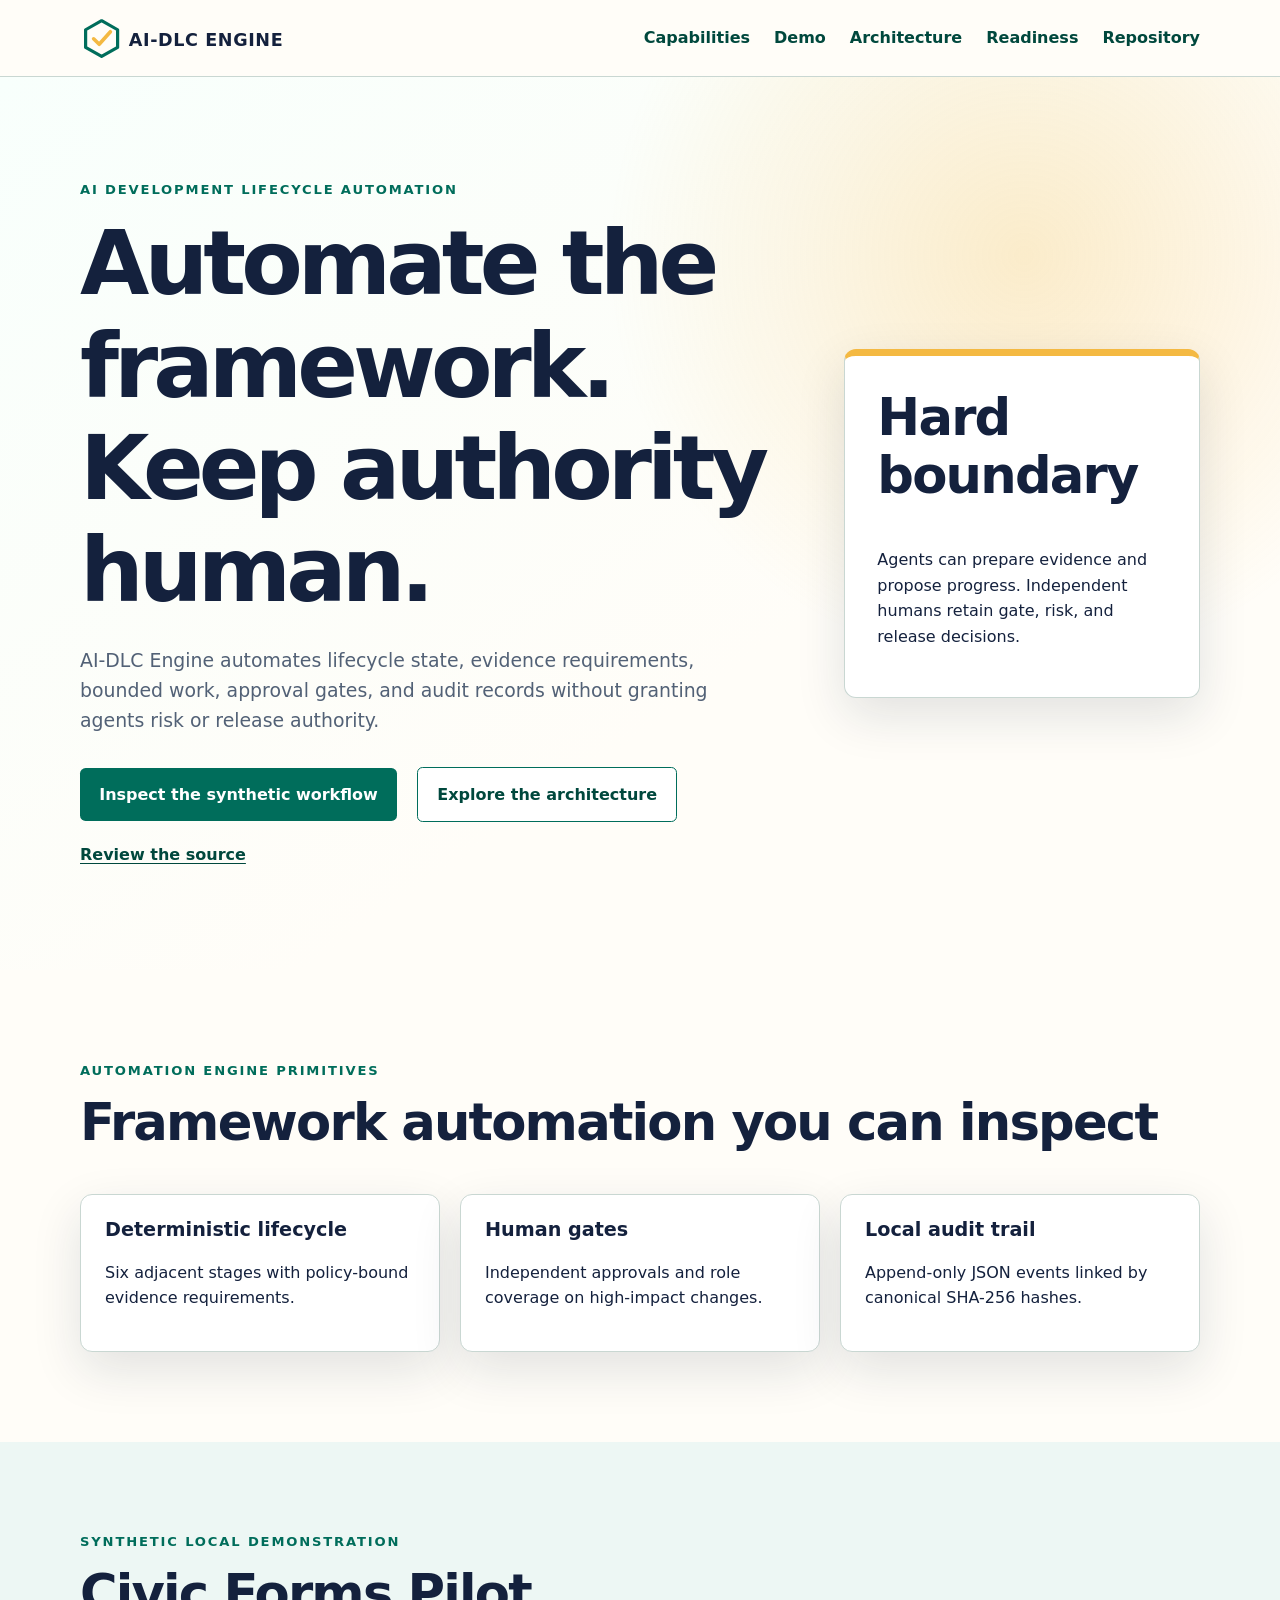
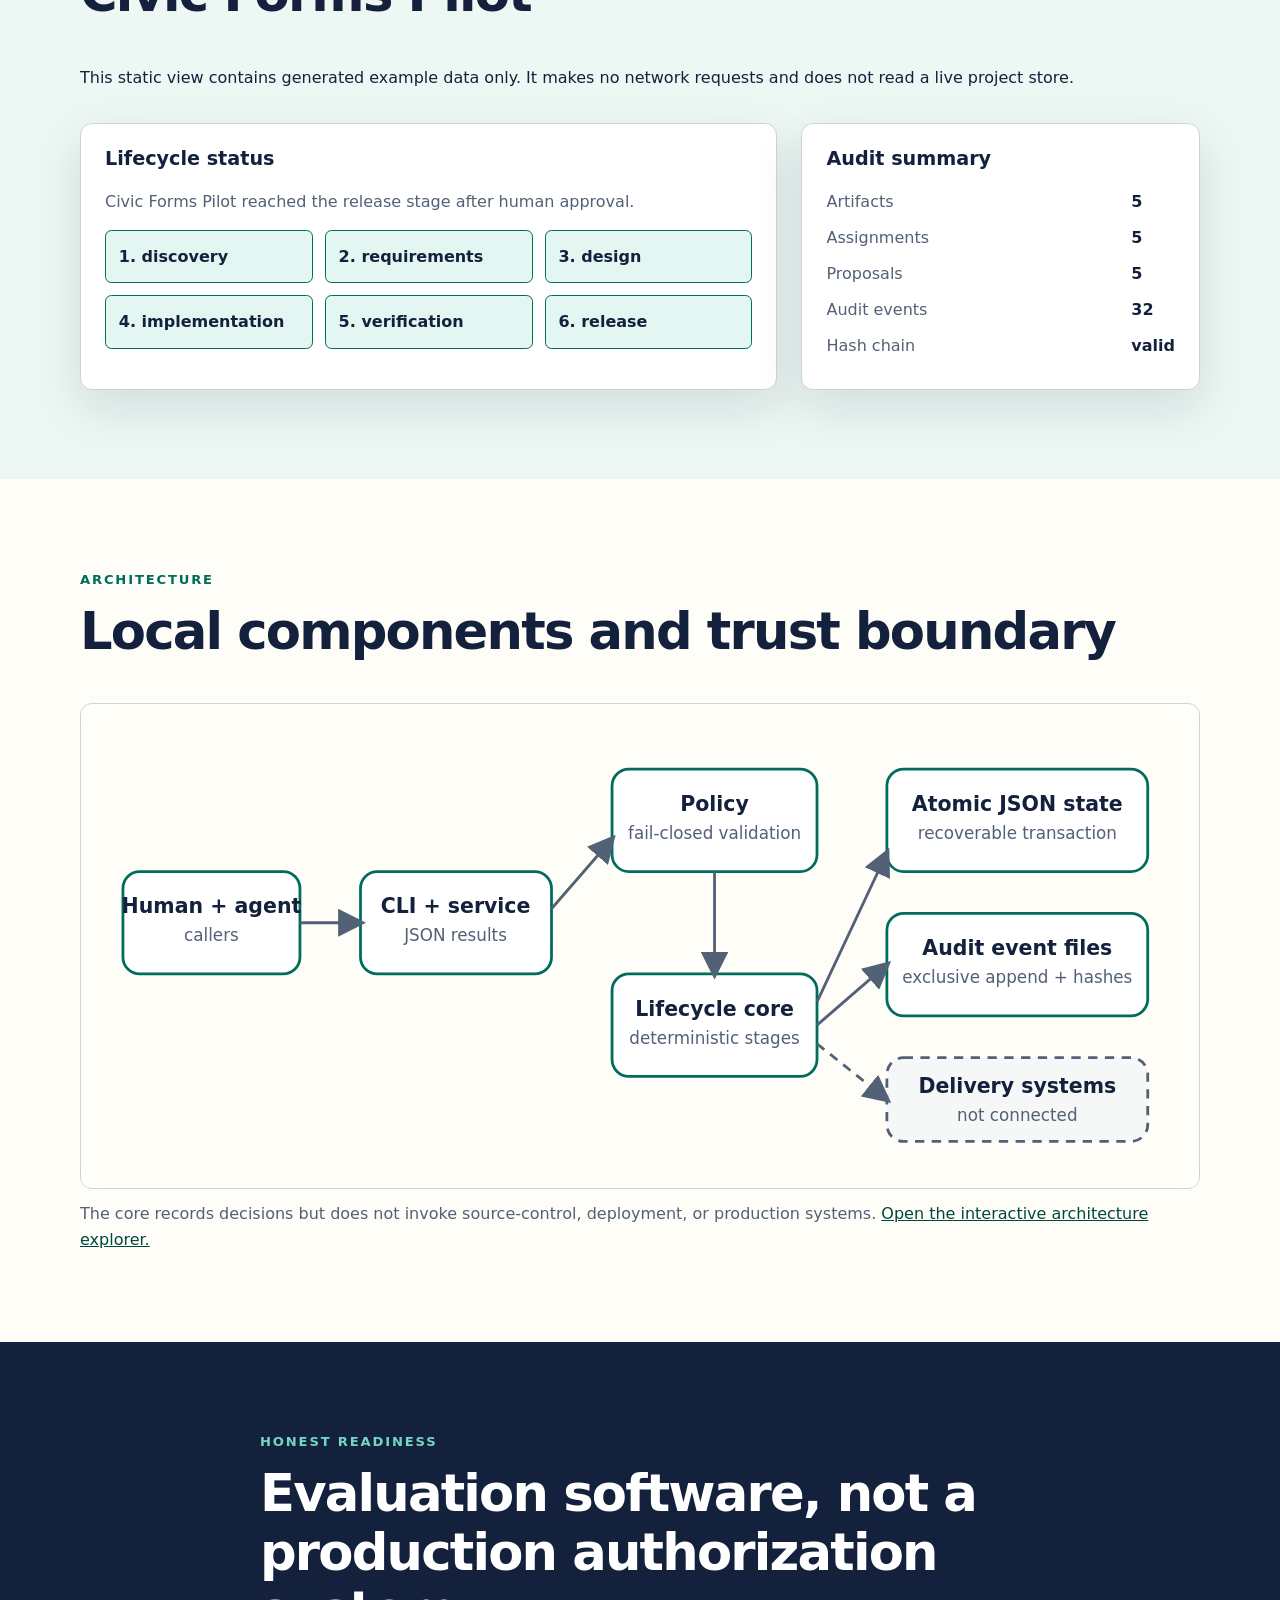
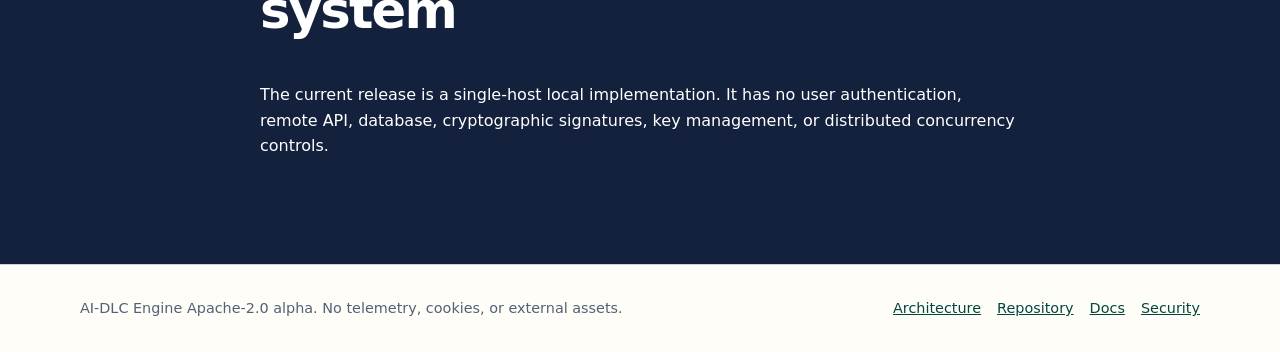
<file: site/index.html>
<!doctype html>
<html lang="en">
  <head>
    <meta charset="utf-8">
    <meta name="viewport" content="width=device-width, initial-scale=1">
    <meta
      http-equiv="Content-Security-Policy"
      content="default-src 'self'; connect-src 'none'; img-src 'self'; object-src 'none'; base-uri 'none'; form-action 'none'"
    >
    <meta
      name="description"
      content="The human-governed automation engine for the AI Development Lifecycle."
    >
    <meta property="og:type" content="website">
    <meta property="og:title" content="AI-DLC Engine | Human-governed lifecycle automation">
    <meta
      property="og:description"
      content="Automate lifecycle state, evidence, work assignments, approval gates, and audit records while keeping authority human."
    >
    <meta property="og:url" content="https://hk-775.github.io/aidlc-engine/">
    <meta
      property="og:image"
      content="https://hk-775.github.io/aidlc-engine/assets/architecture.png"
    >
    <meta name="twitter:card" content="summary_large_image">
    <title>AI-DLC Engine | Human-governed lifecycle automation</title>
    <link rel="canonical" href="https://hk-775.github.io/aidlc-engine/">
    <link rel="icon" href="assets/aidlc-engine-icon.svg" type="image/svg+xml">
    <link rel="stylesheet" href="styles.css">
    <script src="app.js" defer></script>
  </head>
  <body>
    <a class="skip-link" href="#main">Skip to main content</a>
    <header class="site-header">
      <div class="shell header-layout">
        <a class="brand" href="index.html" aria-label="AI-DLC Engine home">
          <img src="assets/aidlc-engine-logo.svg" alt="AI-DLC Engine">
        </a>
        <nav aria-label="Primary navigation">
          <ul>
            <li><a href="#capabilities">Capabilities</a></li>
            <li><a href="#demo">Demo</a></li>
            <li><a href="architecture.html">Architecture</a></li>
            <li><a href="#limits">Readiness</a></li>
            <li><a href="https://github.com/hk-775/aidlc-engine">Repository</a></li>
          </ul>
        </nav>
      </div>
    </header>

    <main id="main">
      <section class="hero">
        <div class="shell hero-grid">
          <div>
            <p class="eyebrow">AI Development Lifecycle automation</p>
            <h1>Automate the framework. Keep authority human.</h1>
            <p class="lede">
              AI-DLC Engine automates lifecycle state, evidence requirements,
              bounded work, approval gates, and audit records without granting
              agents risk or release authority.
            </p>
            <div class="hero-actions">
              <a class="button" href="#demo">Inspect the synthetic workflow</a>
              <a class="button secondary" href="architecture.html">
                Explore the architecture
              </a>
              <a class="text-link" href="https://github.com/hk-775/aidlc-engine">
                Review the source
              </a>
            </div>
          </div>
          <div class="principle-card" aria-labelledby="principle-title">
            <h2 id="principle-title">Hard boundary</h2>
            <p>
              Agents can prepare evidence and propose progress. Independent
              humans retain gate, risk, and release decisions.
            </p>
          </div>
        </div>
      </section>

      <section id="capabilities" class="section shell">
        <p class="eyebrow">Automation engine primitives</p>
        <h2>Framework automation you can inspect</h2>
        <div class="cards">
          <article>
            <h3>Deterministic lifecycle</h3>
            <p>Six adjacent stages with policy-bound evidence requirements.</p>
          </article>
          <article>
            <h3>Human gates</h3>
            <p>Independent approvals and role coverage on high-impact changes.</p>
          </article>
          <article>
            <h3>Local audit trail</h3>
            <p>Append-only JSON events linked by canonical SHA-256 hashes.</p>
          </article>
        </div>
      </section>

      <section id="demo" class="section section-tint">
        <div class="shell">
          <p class="eyebrow">Synthetic local demonstration</p>
          <h2>Civic Forms Pilot</h2>
          <p>
            This static view contains generated example data only. It makes no
            network requests and does not read a live project store.
          </p>
          <div class="demo-grid">
            <section class="status-panel" aria-labelledby="stage-heading">
              <h3 id="stage-heading">Lifecycle status</h3>
              <p id="stage-summary" class="stage-summary" aria-live="polite">
                Loading local example data.
              </p>
              <ol id="stage-list" class="stage-list"></ol>
            </section>
            <section class="status-panel" aria-labelledby="audit-heading">
              <h3 id="audit-heading">Audit summary</h3>
              <dl id="audit-summary" class="metric-list"></dl>
            </section>
          </div>
        </div>
      </section>

      <section class="section shell" aria-labelledby="architecture-heading">
        <p class="eyebrow">Architecture</p>
        <h2 id="architecture-heading">Local components and trust boundary</h2>
        <figure>
          <img
            class="architecture"
            src="assets/architecture.svg"
            alt="AI-DLC Engine architecture showing callers, policy service, lifecycle core, atomic state, and append-only audit events"
          >
          <figcaption>
            The core records decisions but does not invoke source-control,
            deployment, or production systems.
            <a href="architecture.html">Open the interactive architecture explorer.</a>
          </figcaption>
        </figure>
      </section>

      <section id="limits" class="section section-dark">
        <div class="shell narrow">
          <p class="eyebrow">Honest readiness</p>
          <h2>Evaluation software, not a production authorization system</h2>
          <p>
            The current release is a single-host local implementation. It has
            no user authentication, remote API, database, cryptographic
            signatures, key management, or distributed concurrency controls.
          </p>
        </div>
      </section>
    </main>

    <footer>
      <div class="shell footer-layout">
        <p>
          AI-DLC Engine Apache-2.0 alpha. No telemetry, cookies, or external
          assets.
        </p>
        <ul class="footer-links">
          <li><a href="architecture.html">Architecture</a></li>
          <li><a href="https://github.com/hk-775/aidlc-engine">Repository</a></li>
          <li><a href="https://github.com/hk-775/aidlc-engine/tree/main/docs">Docs</a></li>
          <li>
            <a href="https://github.com/hk-775/aidlc-engine/security/policy">Security</a>
          </li>
        </ul>
      </div>
    </footer>
  </body>
</html>
</file>
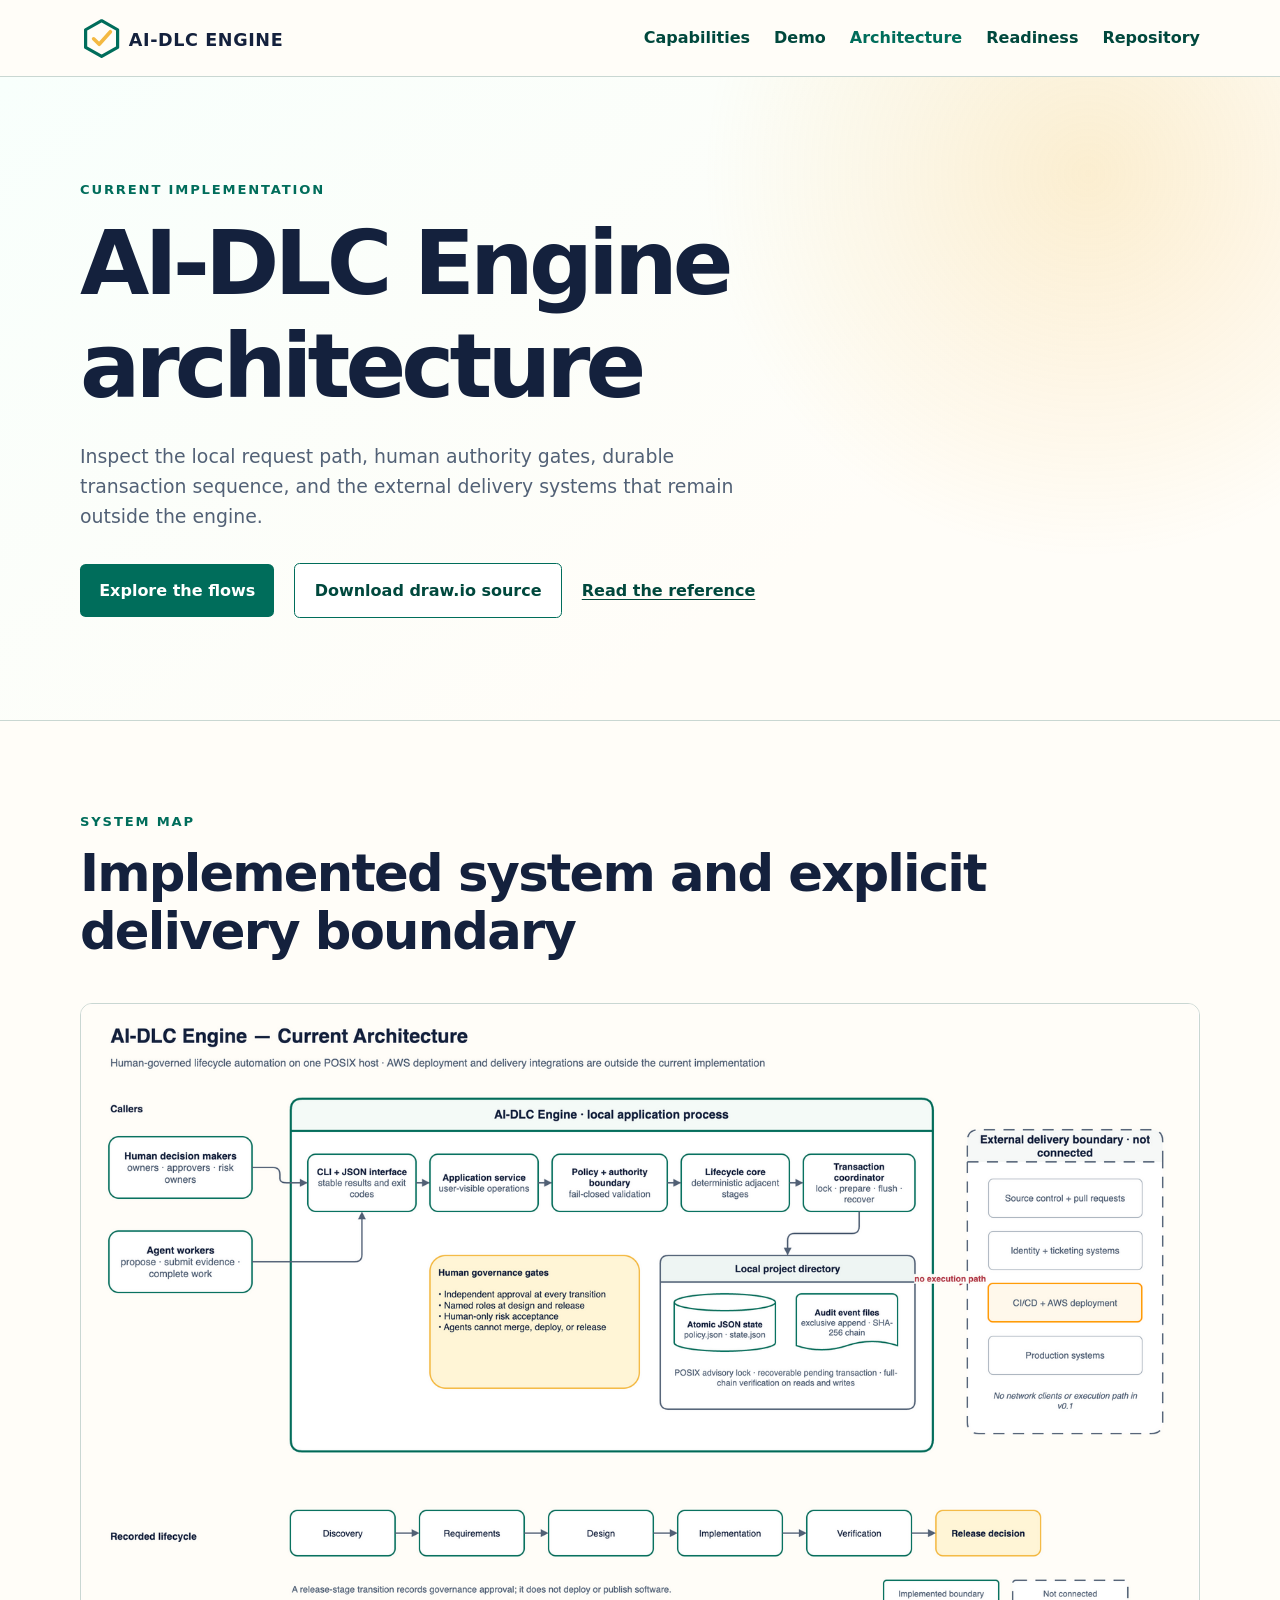
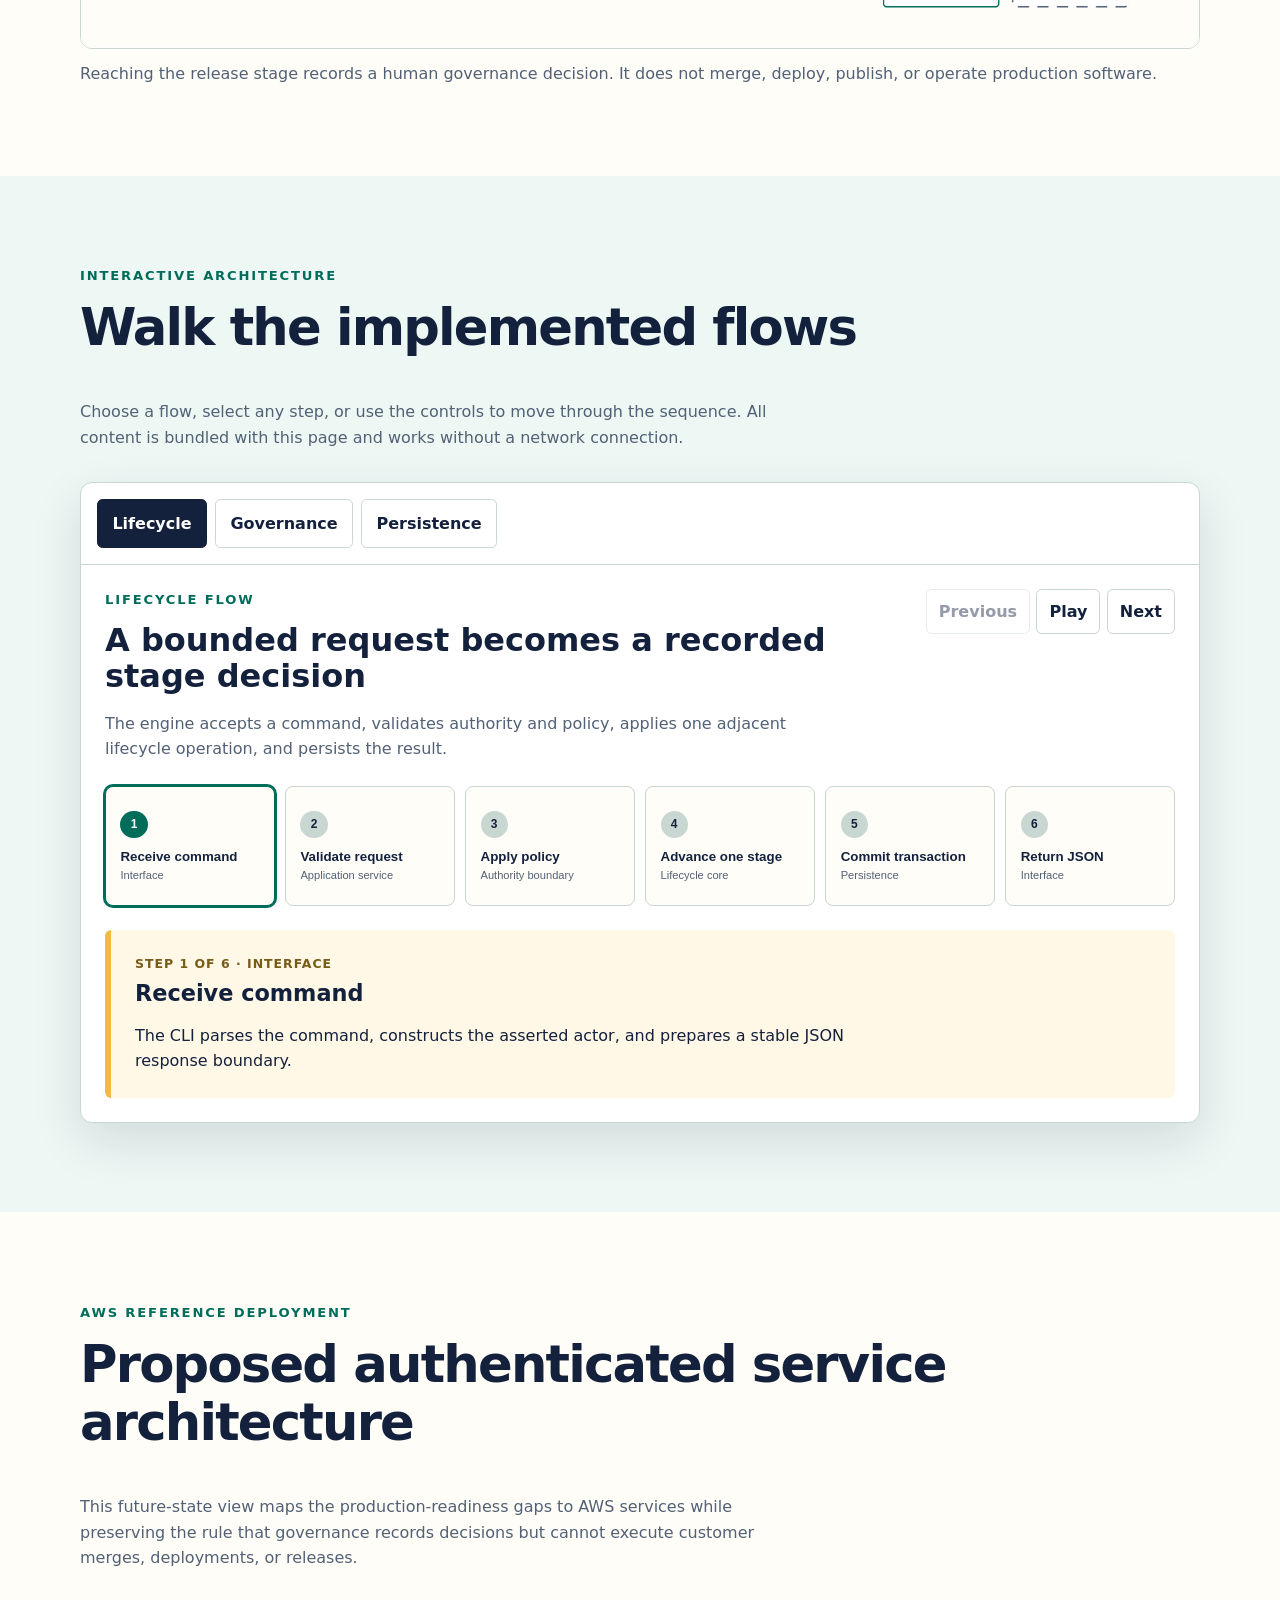
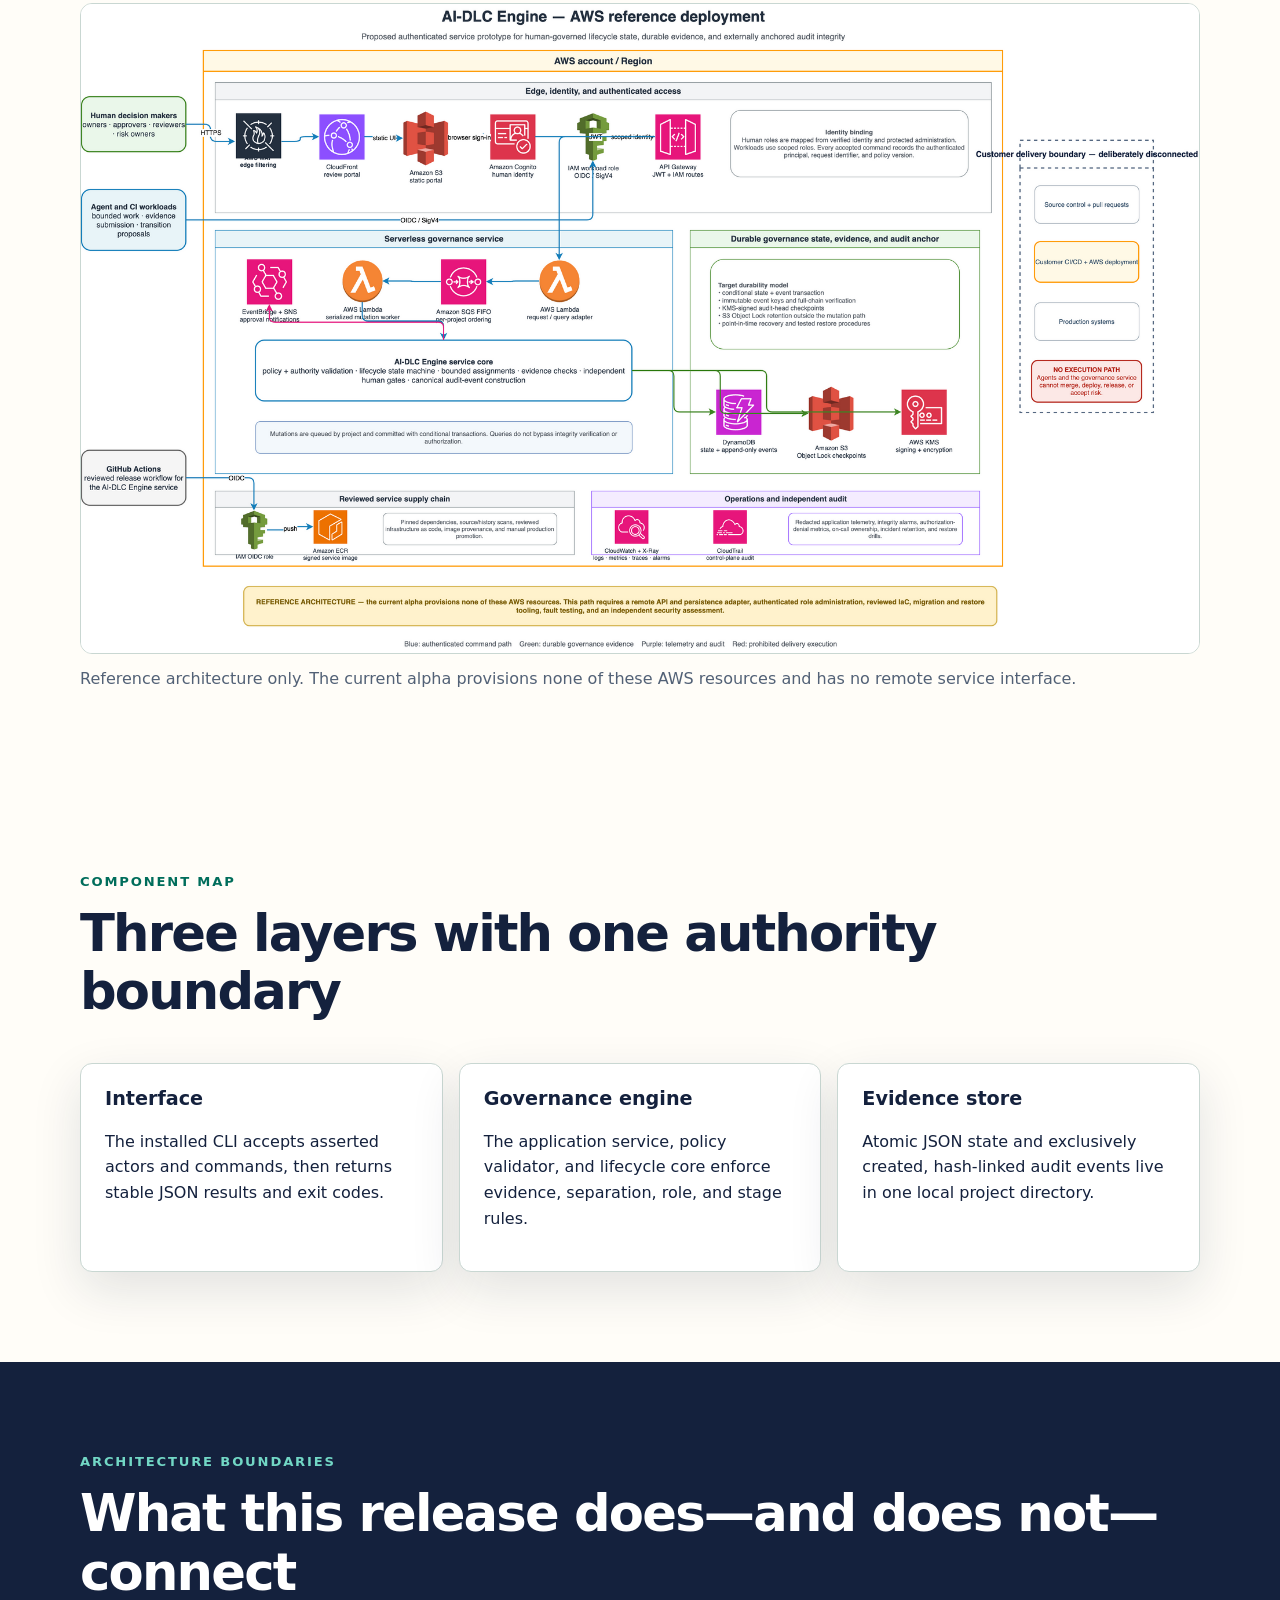
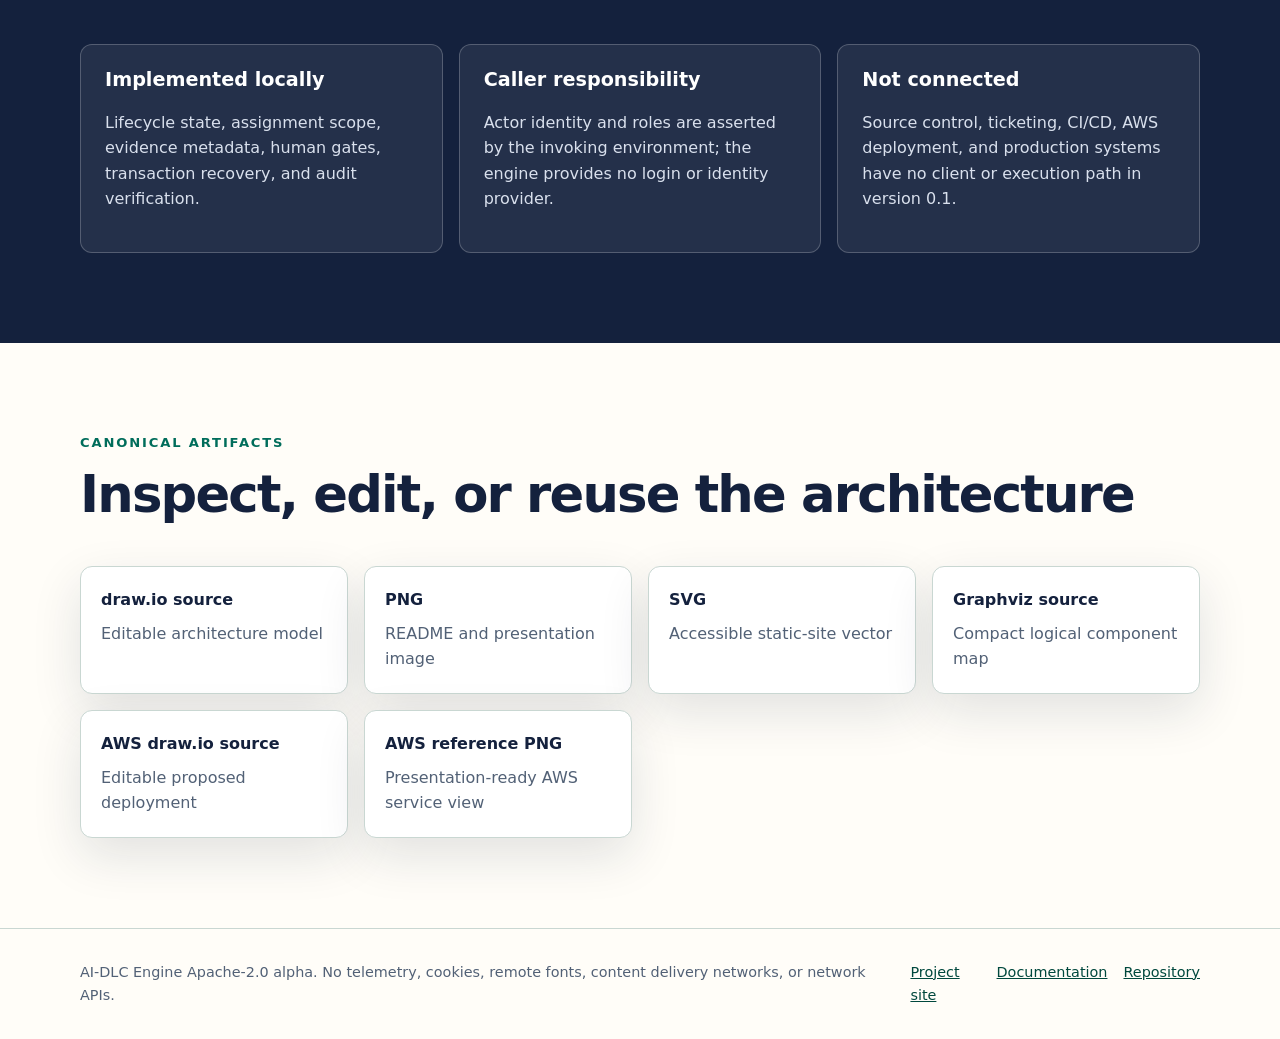
<file: site/architecture.html>
<!doctype html>
<html lang="en">
  <head>
    <meta charset="utf-8">
    <meta name="viewport" content="width=device-width, initial-scale=1">
    <meta
      http-equiv="Content-Security-Policy"
      content="default-src 'self'; connect-src 'none'; img-src 'self'; object-src 'none'; base-uri 'none'; form-action 'none'"
    >
    <meta
      name="description"
      content="Explore the current AI-DLC Engine lifecycle, governance, persistence, and external delivery boundaries."
    >
    <meta property="og:type" content="website">
    <meta property="og:title" content="AI-DLC Engine architecture explorer">
    <meta
      property="og:description"
      content="An interactive, offline view of the implemented local engine and the delivery systems it deliberately does not control."
    >
    <meta
      property="og:url"
      content="https://hk-775.github.io/aidlc-engine/architecture.html"
    >
    <meta
      property="og:image"
      content="https://hk-775.github.io/aidlc-engine/assets/architecture.png"
    >
    <meta name="twitter:card" content="summary_large_image">
    <title>AI-DLC Engine | Architecture explorer</title>
    <link
      rel="canonical"
      href="https://hk-775.github.io/aidlc-engine/architecture.html"
    >
    <link rel="icon" href="assets/aidlc-engine-icon.svg" type="image/svg+xml">
    <link rel="stylesheet" href="styles.css">
    <script src="architecture.js" defer></script>
  </head>
  <body>
    <a class="skip-link" href="#main">Skip to main content</a>
    <header class="site-header">
      <div class="shell header-layout">
        <a class="brand" href="index.html" aria-label="AI-DLC Engine home">
          <img src="assets/aidlc-engine-logo.svg" alt="AI-DLC Engine">
        </a>
        <nav aria-label="Primary navigation">
          <ul>
            <li><a href="index.html#capabilities">Capabilities</a></li>
            <li><a href="index.html#demo">Demo</a></li>
            <li><a href="architecture.html" aria-current="page">Architecture</a></li>
            <li><a href="index.html#limits">Readiness</a></li>
            <li><a href="https://github.com/hk-775/aidlc-engine">Repository</a></li>
          </ul>
        </nav>
      </div>
    </header>

    <main id="main">
      <section class="architecture-hero">
        <div class="shell">
          <p class="eyebrow">Current implementation</p>
          <h1>AI-DLC Engine architecture</h1>
          <p class="lede">
            Inspect the local request path, human authority gates, durable
            transaction sequence, and the external delivery systems that remain
            outside the engine.
          </p>
          <div class="hero-actions">
            <a class="button" href="#interactive">Explore the flows</a>
            <a
              class="button secondary"
              href="assets/architecture.drawio"
              download
            >
              Download draw.io source
            </a>
            <a
              class="text-link"
              href="https://github.com/hk-775/aidlc-engine/blob/main/docs/ARCHITECTURE.md"
            >
              Read the reference
            </a>
          </div>
        </div>
      </section>

      <section class="section shell" aria-labelledby="system-map-heading">
        <p class="eyebrow">System map</p>
        <h2 id="system-map-heading">Implemented system and explicit delivery boundary</h2>
        <figure>
          <img
            class="architecture"
            src="assets/architecture.png"
            width="1602"
            height="922"
            alt="AI-DLC Engine architecture showing human and agent callers, local lifecycle and persistence components, and unconnected delivery systems"
          >
          <figcaption>
            Reaching the release stage records a human governance decision. It
            does not merge, deploy, publish, or operate production software.
          </figcaption>
        </figure>
      </section>

      <section id="interactive" class="section section-tint">
        <div class="shell">
          <p class="eyebrow">Interactive architecture</p>
          <h2>Walk the implemented flows</h2>
          <p class="section-copy">
            Choose a flow, select any step, or use the controls to move through
            the sequence. All content is bundled with this page and works
            without a network connection.
          </p>

          <div class="architecture-workbench">
            <div
              class="scenario-tabs"
              role="tablist"
              aria-label="Architecture flow"
            >
              <button
                class="scenario-button active"
                type="button"
                role="tab"
                aria-selected="true"
                data-scenario="lifecycle"
              >
                Lifecycle
              </button>
              <button
                class="scenario-button"
                type="button"
                role="tab"
                aria-selected="false"
                data-scenario="governance"
              >
                Governance
              </button>
              <button
                class="scenario-button"
                type="button"
                role="tab"
                aria-selected="false"
                data-scenario="persistence"
              >
                Persistence
              </button>
            </div>

            <div class="workbench-heading">
              <div>
                <p id="scenario-eyebrow" class="eyebrow"></p>
                <h3 id="scenario-title"></h3>
                <p id="scenario-summary" class="workbench-summary"></p>
              </div>
              <div class="flow-controls" aria-label="Flow controls">
                <button id="previous-step" type="button">Previous</button>
                <button id="play-flow" type="button" aria-pressed="false">Play</button>
                <button id="next-step" type="button">Next</button>
              </div>
            </div>

            <ol
              id="architecture-steps"
              class="architecture-steps"
              aria-label="Flow steps"
            ></ol>

            <article class="step-detail" aria-live="polite">
              <p id="step-position" class="step-position"></p>
              <h3 id="step-title"></h3>
              <p id="step-copy"></p>
            </article>
          </div>
        </div>
      </section>

      <section class="section shell" aria-labelledby="aws-reference-heading">
        <p class="eyebrow">AWS reference deployment</p>
        <h2 id="aws-reference-heading">Proposed authenticated service architecture</h2>
        <p class="section-copy">
          This future-state view maps the production-readiness gaps to AWS
          services while preserving the rule that governance records decisions
          but cannot execute customer merges, deployments, or releases.
        </p>
        <figure>
          <img
            class="architecture"
            src="assets/aws-reference-architecture.png"
            width="1930"
            height="1120"
            alt="Proposed AI-DLC Engine AWS reference deployment showing identity, serverless governance, durable state, audit anchoring, observability, and a disconnected customer delivery boundary"
          >
          <figcaption>
            Reference architecture only. The current alpha provisions none of
            these AWS resources and has no remote service interface.
          </figcaption>
        </figure>
      </section>

      <section class="section shell" aria-labelledby="components-heading">
        <p class="eyebrow">Component map</p>
        <h2 id="components-heading">Three layers with one authority boundary</h2>
        <div class="component-grid">
          <article>
            <h3>Interface</h3>
            <p>
              The installed CLI accepts asserted actors and commands, then
              returns stable JSON results and exit codes.
            </p>
          </article>
          <article>
            <h3>Governance engine</h3>
            <p>
              The application service, policy validator, and lifecycle core
              enforce evidence, separation, role, and stage rules.
            </p>
          </article>
          <article>
            <h3>Evidence store</h3>
            <p>
              Atomic JSON state and exclusively created, hash-linked audit
              events live in one local project directory.
            </p>
          </article>
        </div>
      </section>

      <section class="section section-dark" aria-labelledby="boundaries-heading">
        <div class="shell">
          <p class="eyebrow">Architecture boundaries</p>
          <h2 id="boundaries-heading">What this release does—and does not—connect</h2>
          <div class="boundary-grid">
            <article>
              <h3>Implemented locally</h3>
              <p>
                Lifecycle state, assignment scope, evidence metadata, human
                gates, transaction recovery, and audit verification.
              </p>
            </article>
            <article>
              <h3>Caller responsibility</h3>
              <p>
                Actor identity and roles are asserted by the invoking
                environment; the engine provides no login or identity provider.
              </p>
            </article>
            <article>
              <h3>Not connected</h3>
              <p>
                Source control, ticketing, CI/CD, AWS deployment, and production
                systems have no client or execution path in version 0.1.
              </p>
            </article>
          </div>
        </div>
      </section>

      <section class="section shell" aria-labelledby="downloads-heading">
        <p class="eyebrow">Canonical artifacts</p>
        <h2 id="downloads-heading">Inspect, edit, or reuse the architecture</h2>
        <div class="download-grid">
          <a href="assets/architecture.drawio" download>
            <strong>draw.io source</strong>
            <span>Editable architecture model</span>
          </a>
          <a href="assets/architecture.png" download>
            <strong>PNG</strong>
            <span>README and presentation image</span>
          </a>
          <a href="assets/architecture.svg" download>
            <strong>SVG</strong>
            <span>Accessible static-site vector</span>
          </a>
          <a href="assets/architecture.dot" download>
            <strong>Graphviz source</strong>
            <span>Compact logical component map</span>
          </a>
          <a href="assets/aws-reference-architecture.drawio" download>
            <strong>AWS draw.io source</strong>
            <span>Editable proposed deployment</span>
          </a>
          <a href="assets/aws-reference-architecture.png" download>
            <strong>AWS reference PNG</strong>
            <span>Presentation-ready AWS service view</span>
          </a>
        </div>
      </section>
    </main>

    <footer>
      <div class="shell footer-layout">
        <p>
          AI-DLC Engine Apache-2.0 alpha. No telemetry, cookies, remote fonts,
          content delivery networks, or network APIs.
        </p>
        <ul class="footer-links">
          <li><a href="index.html">Project site</a></li>
          <li>
            <a href="https://github.com/hk-775/aidlc-engine/tree/main/docs">
              Documentation
            </a>
          </li>
          <li><a href="https://github.com/hk-775/aidlc-engine">Repository</a></li>
        </ul>
      </div>
    </footer>
  </body>
</html>
</file>
<file: site/styles.css>
:root {
  color-scheme: light;
  --ink: #14213d;
  --muted: #526176;
  --paper: #fffdf8;
  --tint: #edf7f4;
  --line: #c9d7d2;
  --accent: #006d5b;
  --accent-dark: #00483d;
  --warm: #f4b942;
  --white: #ffffff;
  --shadow: 0 18px 50px rgb(20 33 61 / 12%);
  font-family:
    Inter, ui-sans-serif, system-ui, -apple-system, BlinkMacSystemFont, "Segoe UI",
    sans-serif;
}

* {
  box-sizing: border-box;
}

html {
  scroll-behavior: smooth;
}

body {
  margin: 0;
  background: var(--paper);
  color: var(--ink);
  line-height: 1.6;
}

a {
  color: var(--accent-dark);
}

a:focus-visible,
button:focus-visible {
  outline: 3px solid var(--warm);
  outline-offset: 4px;
}

.skip-link {
  position: fixed;
  top: 0.75rem;
  left: 0.75rem;
  z-index: 10;
  padding: 0.75rem 1rem;
  transform: translateY(-160%);
  background: var(--white);
  color: var(--ink);
  border: 2px solid var(--ink);
}

.skip-link:focus {
  transform: translateY(0);
}

.shell {
  width: min(1120px, calc(100% - 2rem));
  margin-inline: auto;
}

.narrow {
  max-width: 760px;
}

.site-header {
  border-bottom: 1px solid var(--line);
  background: rgb(255 253 248 / 94%);
}

.header-layout {
  min-height: 4.75rem;
  display: flex;
  align-items: center;
  justify-content: space-between;
  gap: 2rem;
}

.brand img {
  display: block;
  width: 240px;
  height: auto;
}

nav ul {
  display: flex;
  gap: 1.5rem;
  padding: 0;
  margin: 0;
  list-style: none;
}

nav a {
  font-weight: 700;
  text-decoration: none;
}

nav a:hover,
nav a[aria-current="page"] {
  color: var(--accent);
}

.hero {
  padding: clamp(4rem, 8vw, 8rem) 0;
  background:
    radial-gradient(circle at 80% 20%, rgb(244 185 66 / 25%), transparent 26rem),
    linear-gradient(145deg, #f8fffc 0%, var(--paper) 62%);
}

.hero-grid {
  display: grid;
  grid-template-columns: minmax(0, 1.45fr) minmax(18rem, 0.75fr);
  gap: clamp(2rem, 6vw, 6rem);
  align-items: center;
}

.eyebrow {
  margin: 0 0 0.75rem;
  color: var(--accent);
  font-size: 0.82rem;
  font-weight: 800;
  letter-spacing: 0.14em;
  text-transform: uppercase;
}

h1,
h2,
h3 {
  line-height: 1.14;
}

h1 {
  max-width: 14ch;
  margin: 0;
  font-size: clamp(2.8rem, 7vw, 5.8rem);
  letter-spacing: -0.055em;
}

h2 {
  margin-top: 0;
  font-size: clamp(2rem, 4vw, 3.35rem);
  letter-spacing: -0.035em;
}

h3 {
  font-size: 1.2rem;
}

.lede {
  max-width: 58ch;
  margin: 1.5rem 0 2rem;
  color: var(--muted);
  font-size: 1.18rem;
}

.button {
  display: inline-block;
  padding: 0.85rem 1.2rem;
  border-radius: 0.35rem;
  background: var(--accent);
  color: var(--white);
  font-weight: 800;
  text-decoration: none;
}

.button:hover {
  background: var(--accent-dark);
}

.button.secondary {
  border: 1px solid var(--accent);
  background: var(--white);
  color: var(--accent-dark);
}

.button.secondary:hover {
  background: var(--tint);
}

.hero-actions {
  display: flex;
  align-items: center;
  gap: 1.25rem;
  flex-wrap: wrap;
}

.text-link {
  font-weight: 800;
  text-underline-offset: 0.2em;
}

.principle-card,
.status-panel,
.cards article {
  border: 1px solid var(--line);
  border-radius: 0.75rem;
  background: var(--white);
  box-shadow: var(--shadow);
}

.principle-card {
  padding: 2rem;
  border-top: 0.45rem solid var(--warm);
}

.section {
  padding: clamp(4rem, 7vw, 6.5rem) 0;
}

.section-tint {
  background: var(--tint);
}

.section-dark {
  background: var(--ink);
  color: var(--white);
}

.section-dark .eyebrow {
  color: #72d7c5;
}

.cards {
  display: grid;
  grid-template-columns: repeat(3, 1fr);
  gap: 1.25rem;
  margin-top: 2rem;
}

.cards article {
  padding: 1.5rem;
}

.cards h3 {
  margin-top: 0;
}

.demo-grid {
  display: grid;
  grid-template-columns: 1.4fr 0.8fr;
  gap: 1.5rem;
  margin-top: 2rem;
}

.status-panel {
  padding: 1.5rem;
}

.status-panel h3 {
  margin-top: 0;
}

.stage-summary {
  color: var(--muted);
}

.stage-list {
  display: grid;
  grid-template-columns: repeat(3, 1fr);
  gap: 0.75rem;
  padding: 0;
  list-style-position: inside;
}

.stage-list li {
  padding: 0.8rem;
  border: 1px solid var(--line);
  border-radius: 0.4rem;
  background: var(--paper);
  font-weight: 700;
}

.stage-list .complete {
  border-color: var(--accent);
  background: #e4f6f1;
}

.metric-list {
  display: grid;
  grid-template-columns: 1fr auto;
  gap: 0.65rem 1rem;
  margin: 0;
}

.metric-list div {
  display: contents;
}

.metric-list dt {
  color: var(--muted);
}

.metric-list dd {
  margin: 0;
  font-weight: 800;
}

figure {
  margin: 2rem 0 0;
}

.architecture {
  display: block;
  width: 100%;
  height: auto;
  border: 1px solid var(--line);
  border-radius: 0.75rem;
  background: var(--white);
}

figcaption {
  margin-top: 0.75rem;
  color: var(--muted);
}

.section-copy {
  max-width: 70ch;
  color: var(--muted);
}

.architecture-hero {
  padding: clamp(4rem, 8vw, 7rem) 0;
  border-bottom: 1px solid var(--line);
  background:
    radial-gradient(circle at 85% 15%, rgb(244 185 66 / 22%), transparent 24rem),
    linear-gradient(145deg, #f8fffc 0%, var(--paper) 68%);
}

.architecture-hero h1 {
  max-width: 16ch;
}

.architecture-workbench {
  margin-top: 2rem;
  overflow: hidden;
  border: 1px solid var(--line);
  border-radius: 0.75rem;
  background: var(--white);
  box-shadow: var(--shadow);
}

.scenario-tabs {
  display: flex;
  gap: 0.5rem;
  overflow-x: auto;
  padding: 1rem;
  border-bottom: 1px solid var(--line);
}

.scenario-button,
.flow-controls button {
  border: 1px solid var(--line);
  border-radius: 0.35rem;
  background: var(--white);
  color: var(--ink);
  font: inherit;
  font-weight: 800;
  cursor: pointer;
}

.scenario-button {
  padding: 0.65rem 0.9rem;
}

.scenario-button.active {
  border-color: var(--ink);
  background: var(--ink);
  color: var(--white);
}

.workbench-heading {
  display: flex;
  align-items: flex-start;
  justify-content: space-between;
  gap: 1.5rem;
  padding: 1.5rem;
}

.workbench-heading h3 {
  margin: 0;
  font-size: clamp(1.4rem, 3vw, 2rem);
}

.workbench-summary {
  max-width: 68ch;
  margin-bottom: 0;
  color: var(--muted);
}

.flow-controls {
  display: flex;
  flex: 0 0 auto;
  gap: 0.4rem;
}

.flow-controls button {
  min-height: 2.5rem;
  padding: 0.55rem 0.75rem;
}

.flow-controls button:hover:not(:disabled) {
  border-color: var(--accent);
  color: var(--accent-dark);
}

.flow-controls button:disabled {
  cursor: default;
  opacity: 0.45;
}

.architecture-steps {
  display: grid;
  grid-template-columns: repeat(auto-fit, minmax(9rem, 1fr));
  gap: 0.65rem;
  padding: 0 1.5rem;
  margin: 0;
  list-style: none;
}

.architecture-step {
  width: 100%;
  min-height: 7.5rem;
  padding: 0.9rem;
  border: 1px solid var(--line);
  border-radius: 0.5rem;
  background: var(--paper);
  color: var(--muted);
  text-align: left;
  cursor: pointer;
}

.architecture-step span,
.architecture-step strong,
.architecture-step small {
  display: block;
}

.architecture-step span {
  width: 1.7rem;
  height: 1.7rem;
  display: grid;
  place-items: center;
  border-radius: 50%;
  background: var(--line);
  color: var(--ink);
  font-size: 0.75rem;
  font-weight: 800;
}

.architecture-step strong {
  margin-top: 0.7rem;
  color: var(--ink);
}

.architecture-step small {
  margin-top: 0.3rem;
}

.architecture-step.complete {
  border-color: #72b8aa;
  background: #e4f6f1;
}

.architecture-step.active {
  border-color: var(--accent);
  box-shadow: 0 0 0 2px var(--accent);
}

.architecture-step.active span {
  background: var(--accent);
  color: var(--white);
}

.step-detail {
  min-height: 10rem;
  padding: 1.5rem;
  margin: 1.5rem;
  border-left: 0.4rem solid var(--warm);
  border-radius: 0.4rem;
  background: #fff8e6;
}

.step-detail h3 {
  margin: 0;
  font-size: 1.4rem;
}

.step-detail p:last-child {
  max-width: 72ch;
  margin-bottom: 0;
}

.step-position {
  margin: 0 0 0.45rem;
  color: #795b18;
  font-size: 0.78rem;
  font-weight: 800;
  letter-spacing: 0.08em;
  text-transform: uppercase;
}

.component-grid,
.boundary-grid,
.download-grid {
  display: grid;
  grid-template-columns: repeat(3, 1fr);
  gap: 1rem;
  margin-top: 2rem;
}

.component-grid article,
.boundary-grid article {
  padding: 1.5rem;
  border: 1px solid var(--line);
  border-radius: 0.75rem;
}

.component-grid article {
  background: var(--white);
  box-shadow: var(--shadow);
}

.component-grid h3,
.boundary-grid h3 {
  margin-top: 0;
}

.boundary-grid article {
  border-color: rgb(255 255 255 / 22%);
  background: rgb(255 255 255 / 7%);
}

.boundary-grid p {
  color: #d9e0ed;
}

.download-grid {
  grid-template-columns: repeat(4, 1fr);
}

.download-grid a {
  min-height: 8rem;
  padding: 1.25rem;
  border: 1px solid var(--line);
  border-radius: 0.75rem;
  background: var(--white);
  color: var(--ink);
  text-decoration: none;
  box-shadow: var(--shadow);
}

.download-grid a:hover {
  border-color: var(--accent);
}

.download-grid strong,
.download-grid span {
  display: block;
}

.download-grid span {
  margin-top: 0.5rem;
  color: var(--muted);
}

footer {
  padding: 2rem 0;
  border-top: 1px solid var(--line);
  color: var(--muted);
  font-size: 0.9rem;
}

.footer-layout {
  display: flex;
  align-items: center;
  justify-content: space-between;
  gap: 1rem 2rem;
}

.footer-layout p {
  margin: 0;
}

.footer-links {
  display: flex;
  gap: 1rem;
  padding: 0;
  margin: 0;
  list-style: none;
}

@media (max-width: 760px) {
  .header-layout,
  .footer-layout,
  nav ul {
    align-items: flex-start;
  }

  .header-layout {
    padding: 1rem 0;
  }

  .brand img {
    width: min(220px, 60vw);
  }

  .footer-layout {
    flex-direction: column;
  }

  nav ul {
    gap: 0.5rem;
    flex-direction: column;
  }

  .hero-grid,
  .cards,
  .demo-grid,
  .component-grid,
  .boundary-grid,
  .download-grid {
    grid-template-columns: 1fr;
  }

  .workbench-heading {
    flex-direction: column;
  }

  .flow-controls {
    width: 100%;
  }

  .flow-controls button {
    flex: 1;
  }

  .stage-list {
    grid-template-columns: repeat(2, 1fr);
  }
}

@media (prefers-reduced-motion: reduce) {
  html {
    scroll-behavior: auto;
  }
}
</file>
